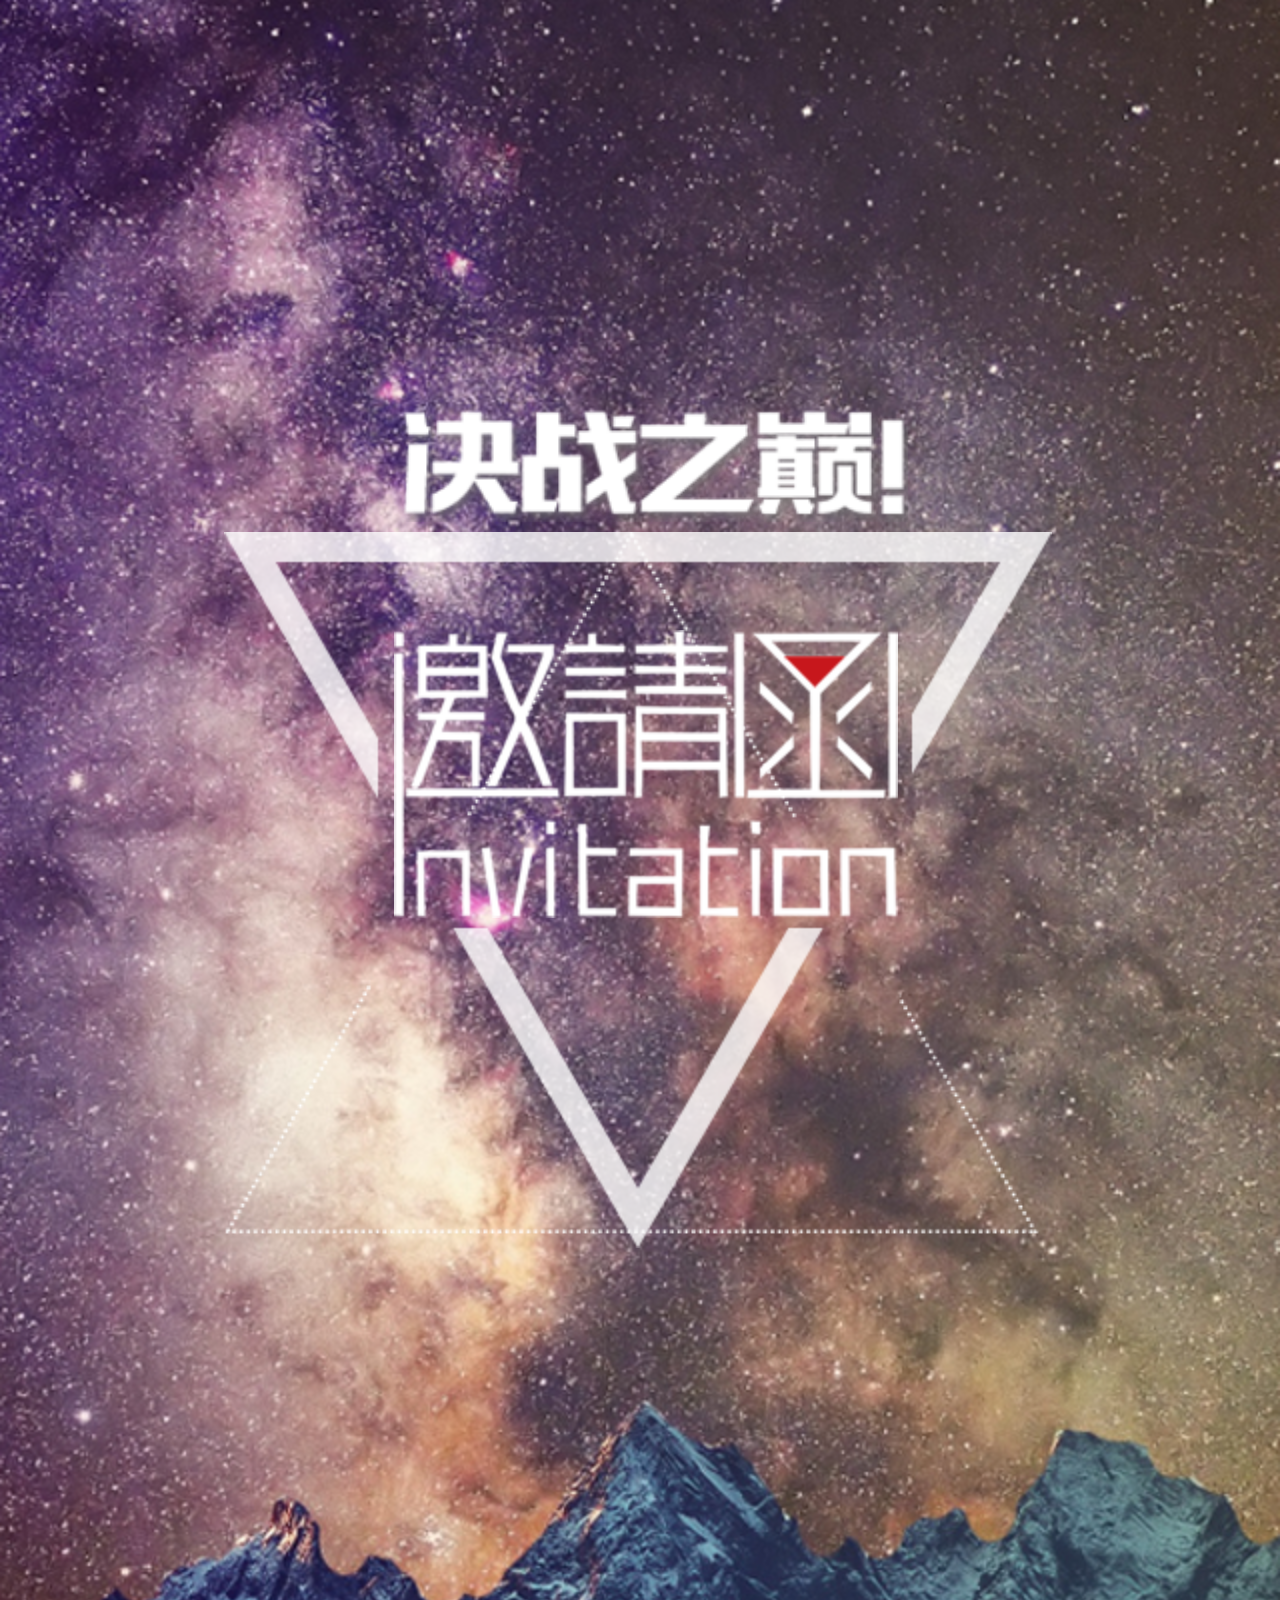
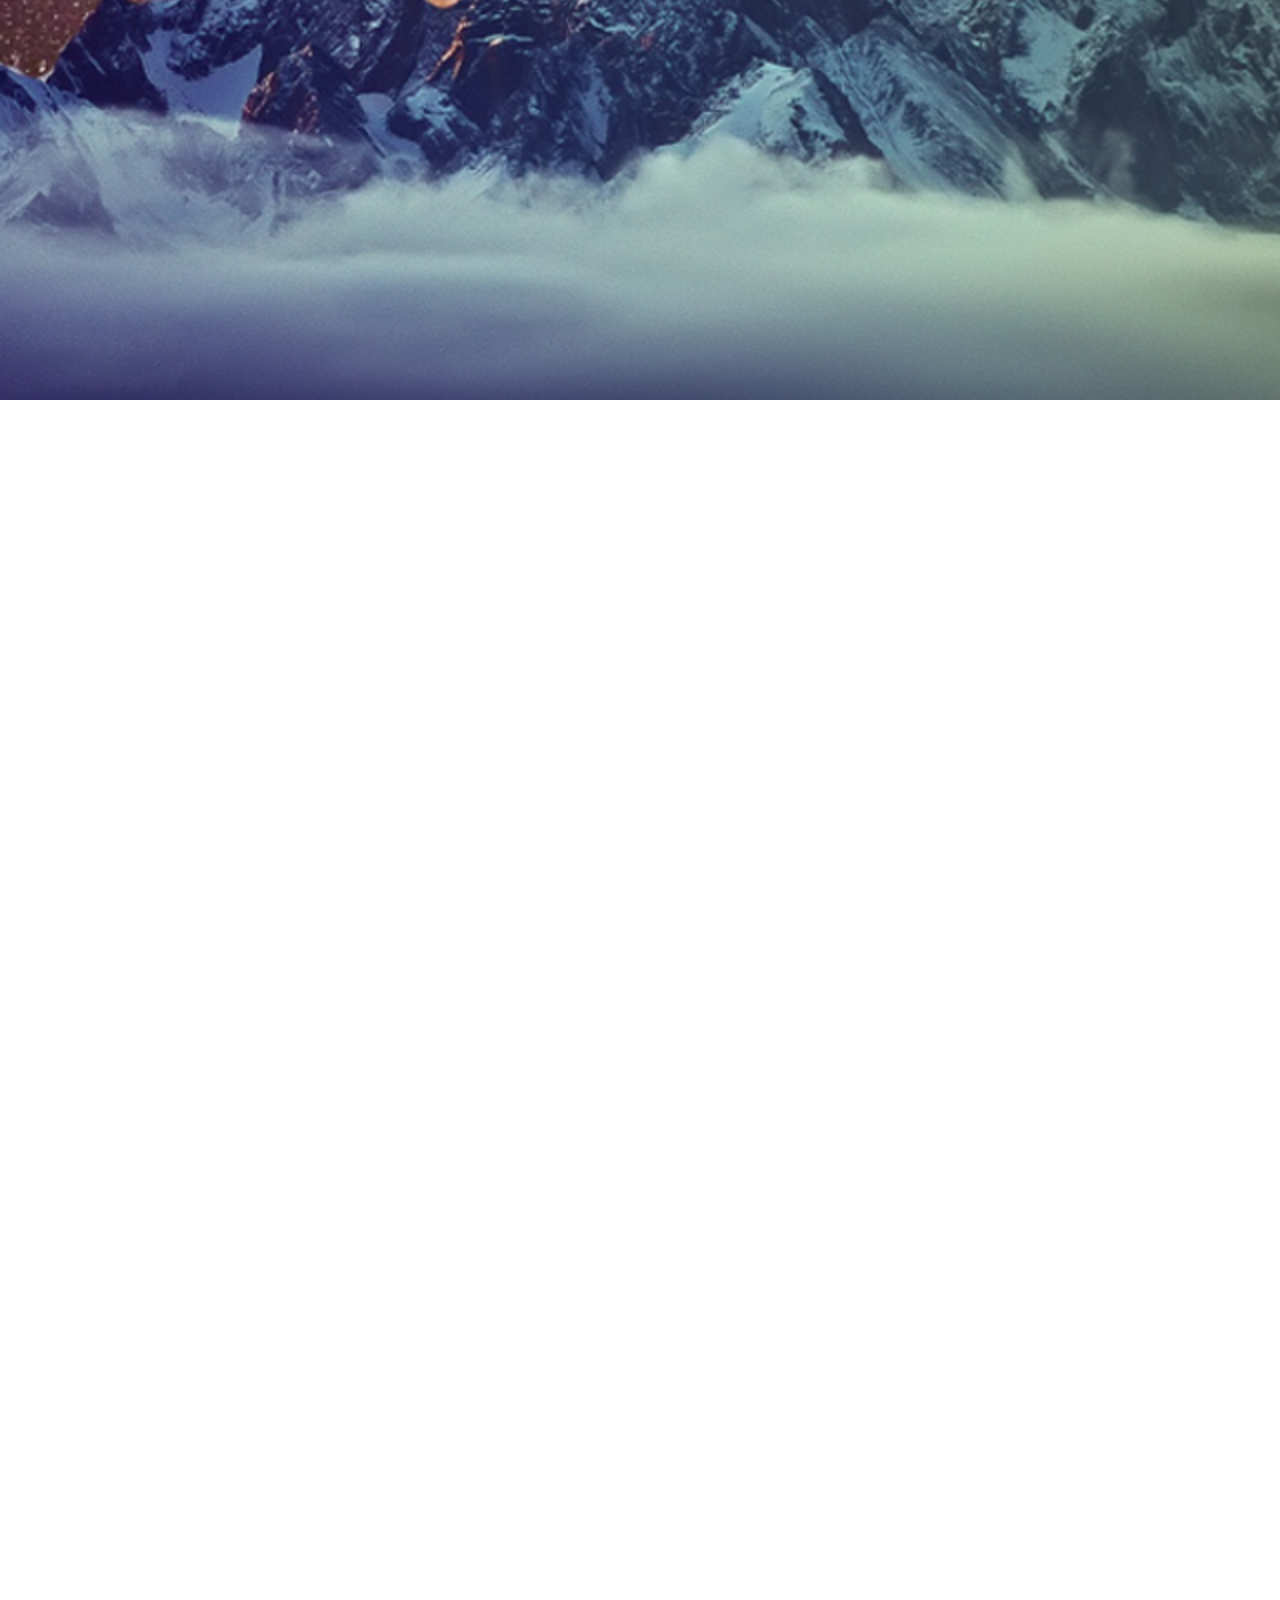
<file: index.html>
<!DOCTYPE html>
<html lang="en">
<head>
    <meta charset="UTF-8">
    <title>web</title>
    <meta name="viewport" content="width=device-width,initial-scale=1,user-scalable=no"/>
    <style></style>
    <link rel="stylesheet" href="css/reset.css">
    <link rel="stylesheet" href="css/clearFix.css">
    <link rel="stylesheet" href="css/swiper.min.css">
    <link rel="stylesheet" href="css/index.css">
    <script src="js/swiper.min.js"></script>
    <script src="js/jquery-1.7.2.js"></script>
</head>
<body>
<div class="box">
    <section class="header"></section>
    <div class="swiper-container">
        <div class="swiper-wrapper">
            <div class="swiper-slide">
                <section class="content">
                    <div class="battle"></div>
                    <div class="top3"></div>
                    <div class="content3"></div>
                    <div class="bottom3"></div>
                </section>
            </div>
            <div class="swiper-slide">
                <section class="content2">
                    <div class="battle"></div>
                    <div class="top3"></div>
                    <div class="content3"></div>
                    <div class="bottom3"></div>
                </section>
            </div>
        </div>
    </div>
    <section class="footer"></section>
</div>
<script>
        $(document).ready(function (){
            document.documentElement.style.fontSize = document.documentElement.clientWidth/320*20+'px';
            window.onresize = function (){
                document.documentElement.style.fontSize = document.documentElement.clientWidth/320*20+'px';
            };
        });
        function page1(){
            $(document).ready(function (){
                $('.battle').css({
                    'transition' : '1s all ease',
                    'WebkitTransition' : '1s all ease',
                    'top' : '5rem',
                    'opacity' : '1',
                });
                $('.top3').css({
                    'transition' : '0.3s all ease',
                    'transition-delay':'1.6s',
                    'top' : '6.65rem',
                    'left': '2.8rem',
                    'opacity' : '1',
                });
                $('.bottom3').css({
                    'transition' : '0.3s all ease',
                    'transition-delay':'1.6s',
                    'top' : '6.65rem',
                    'left': '2.8rem',
                    'opacity' : '1',
                });
                $('.content3').css({
                    'transition' : '1s all ease',
                    'transition-delay':'2.5s',
                    'opacity' : '1',
                });
            });
        }
        page1();
        $(document).on('touchstart',function (){
            if( mySwiper.activeIndex == 1 ){
                page1();
            }
        });

        var mySwiper = new Swiper ('.swiper-container', {
            direction: 'vertical',
            loop: true,
        });



</script>
</body>
</html>
</file>
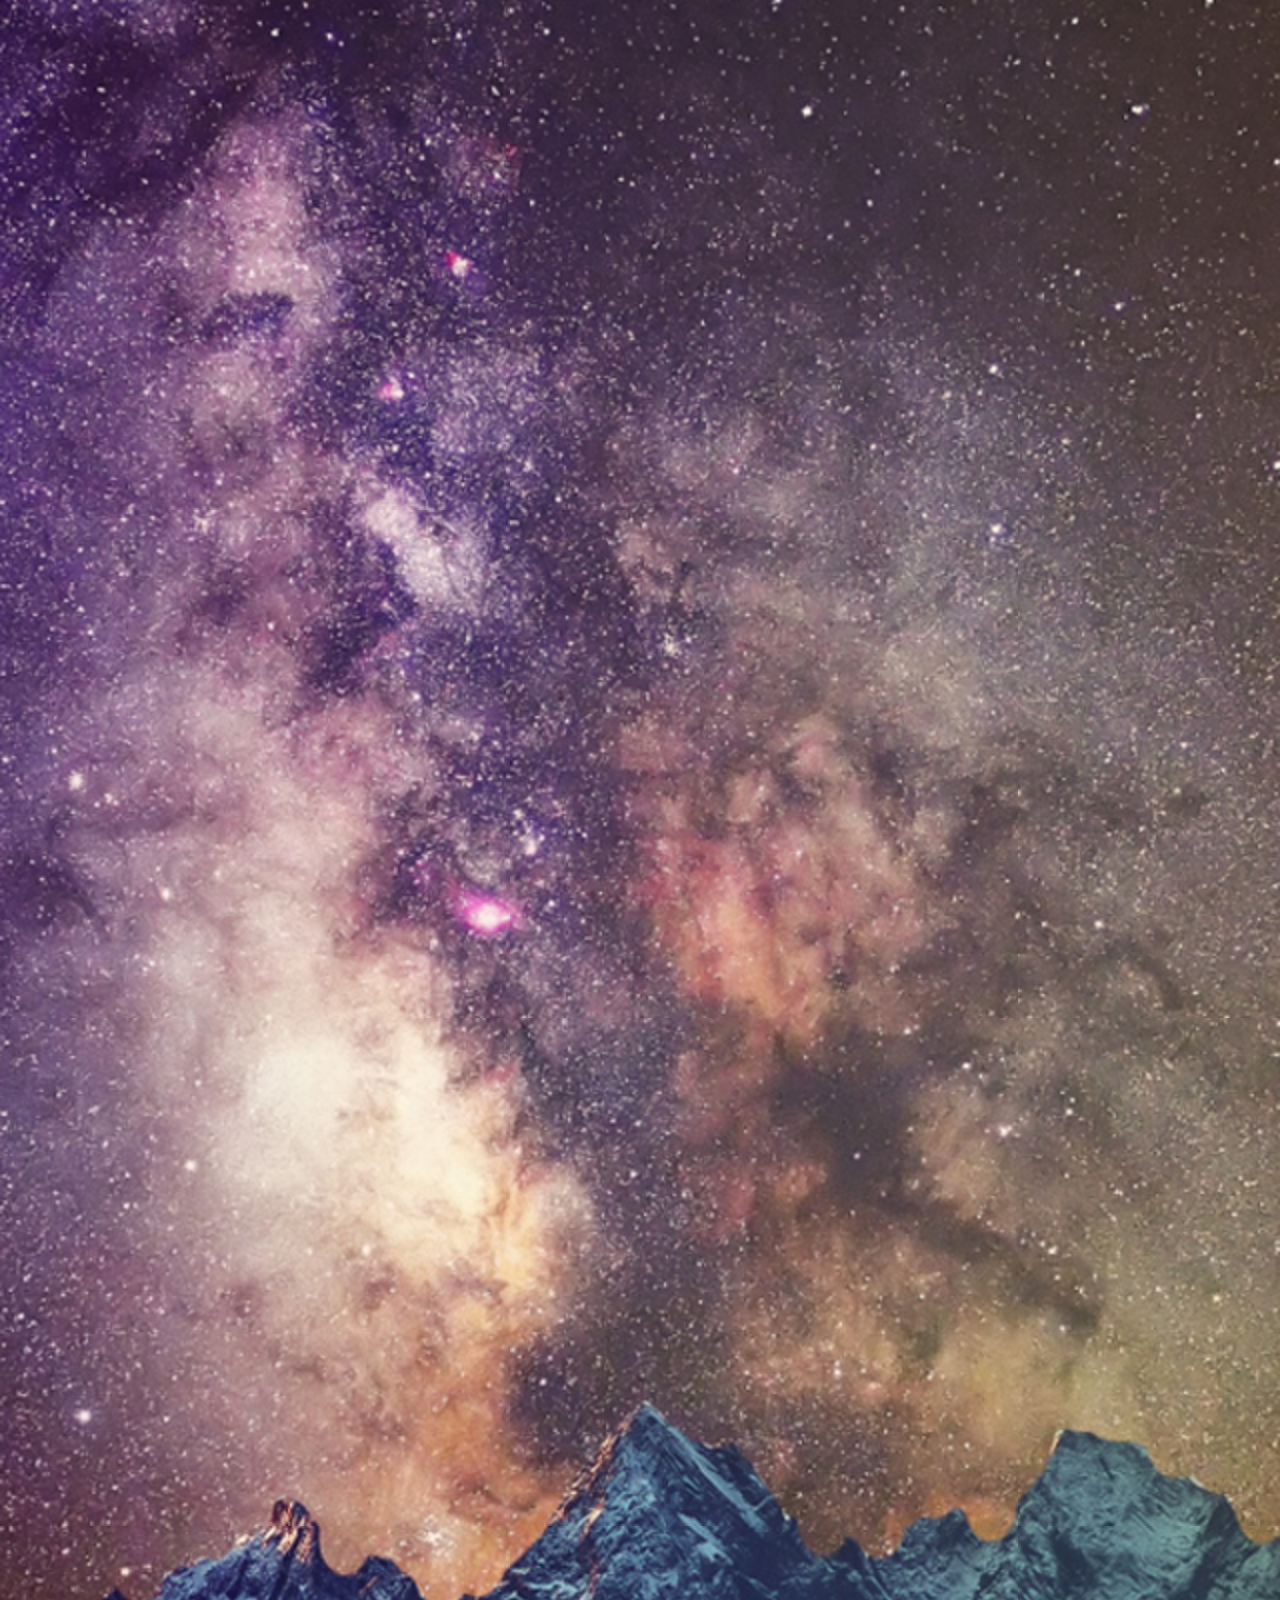
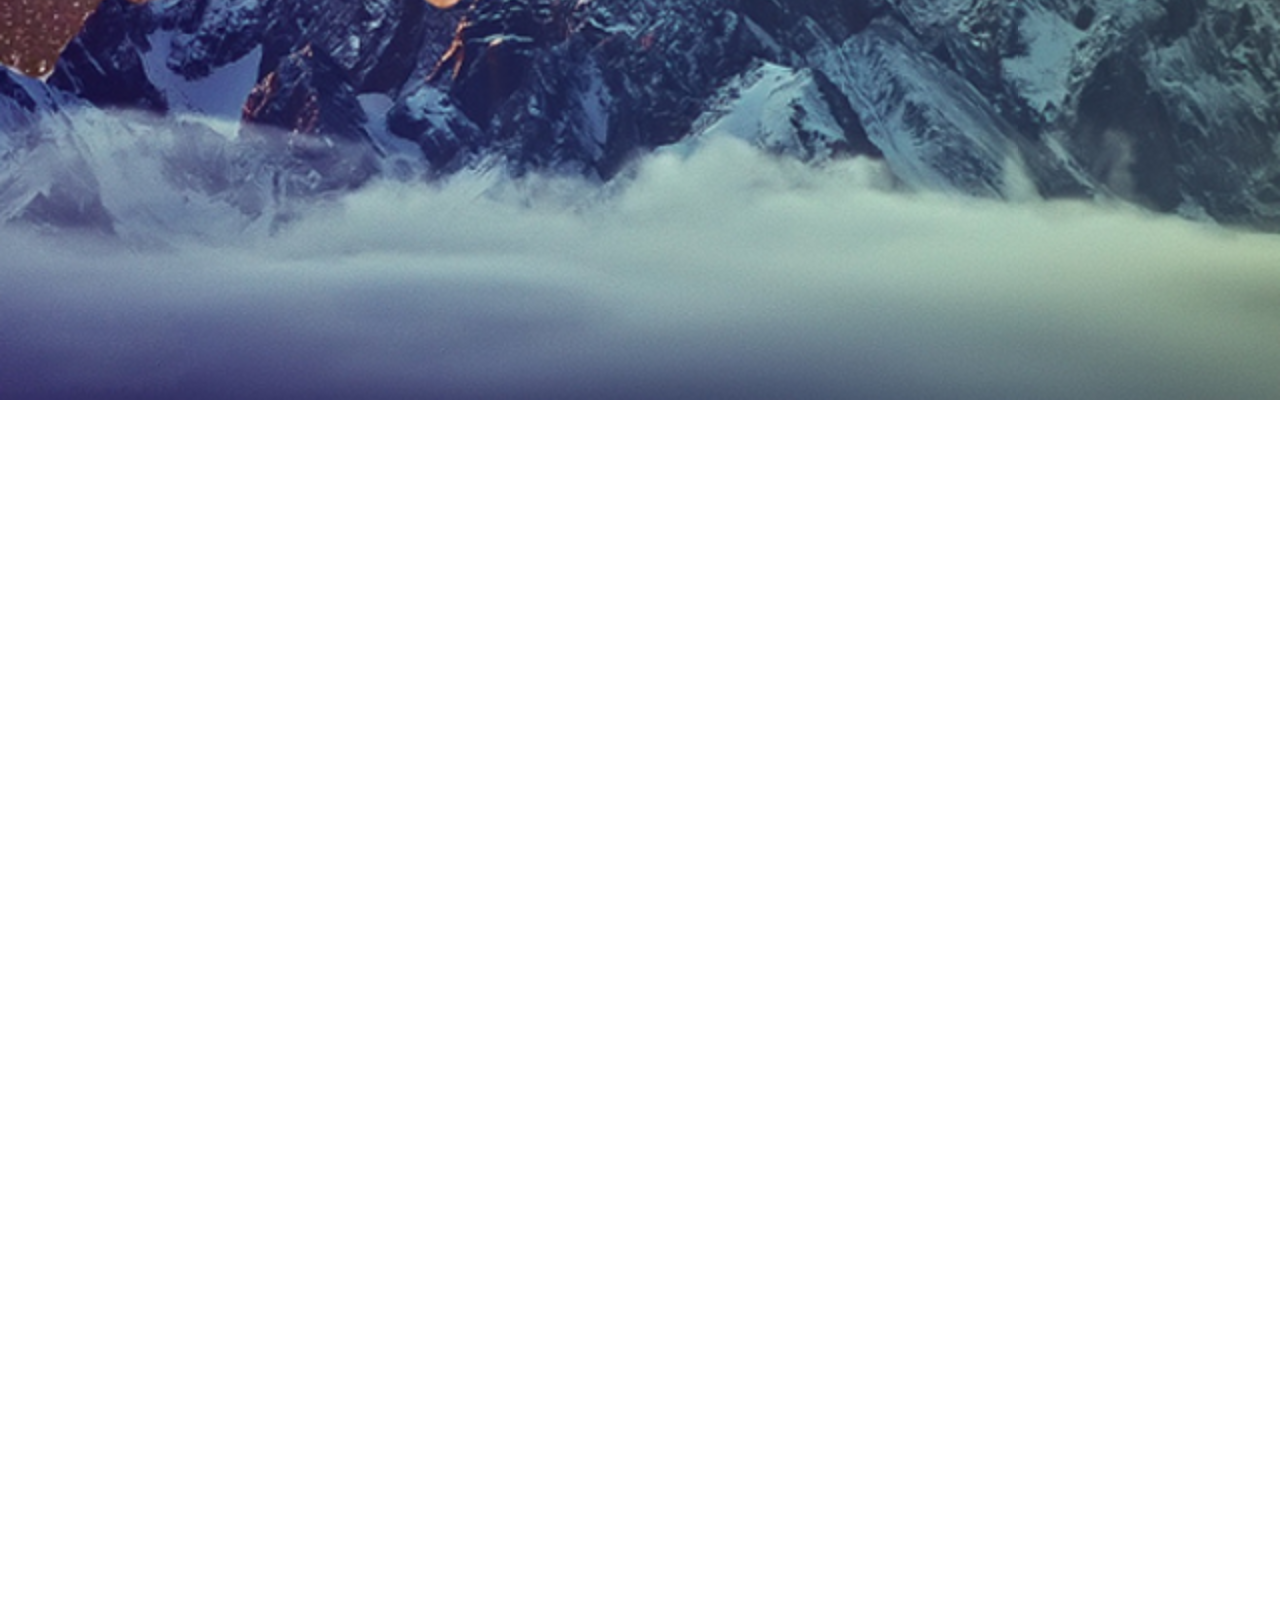
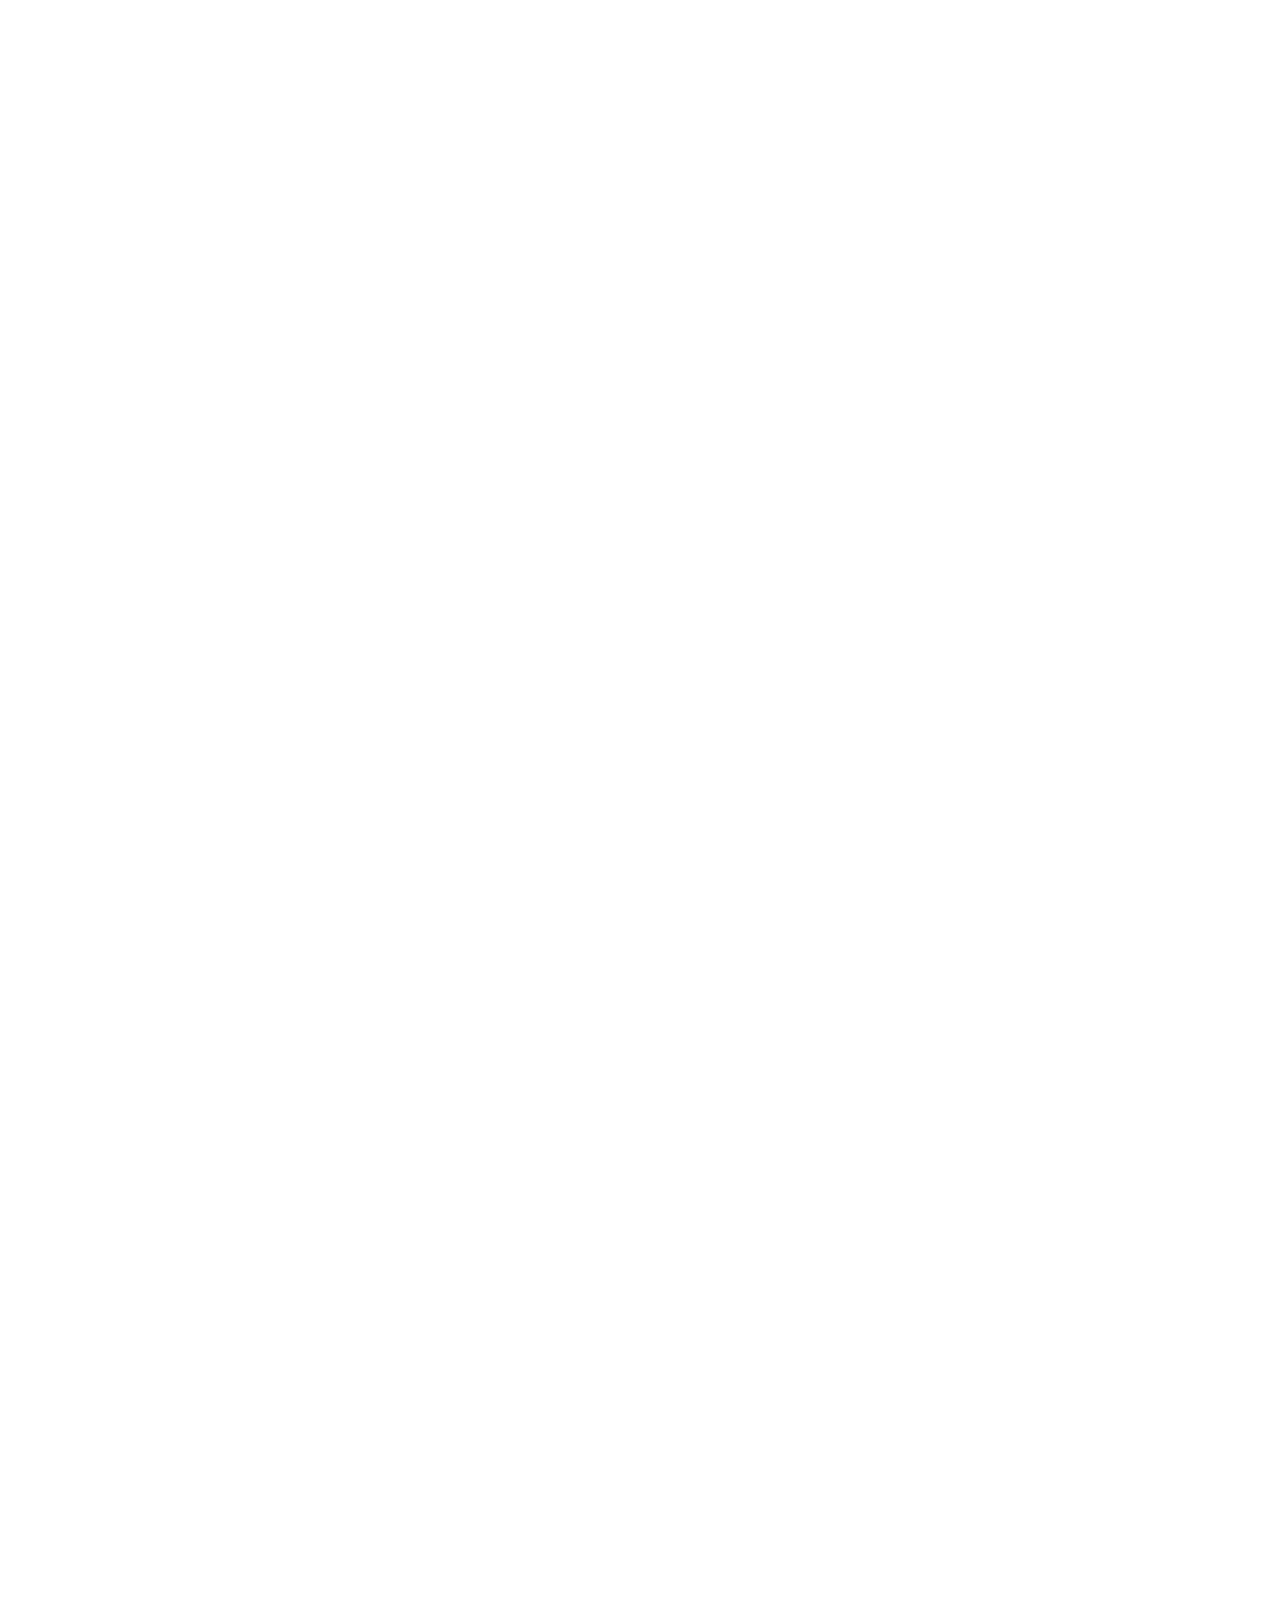
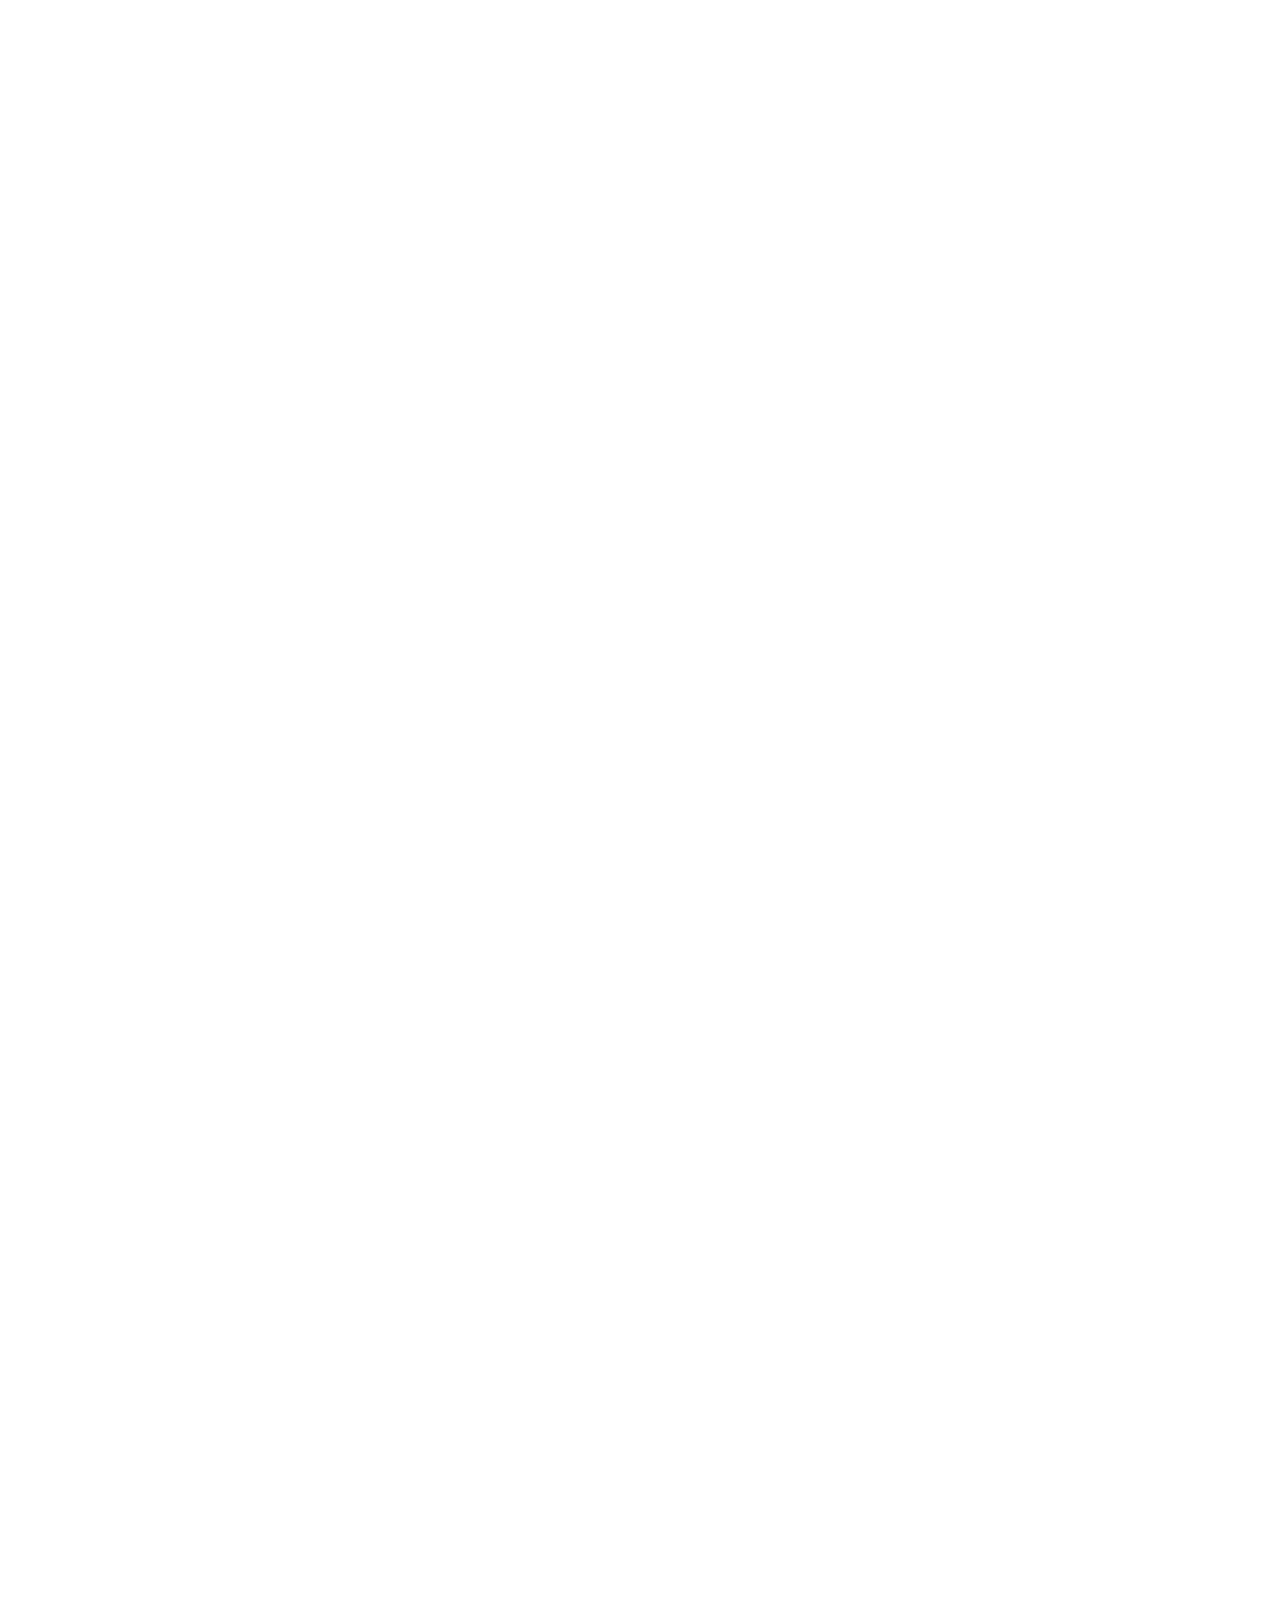
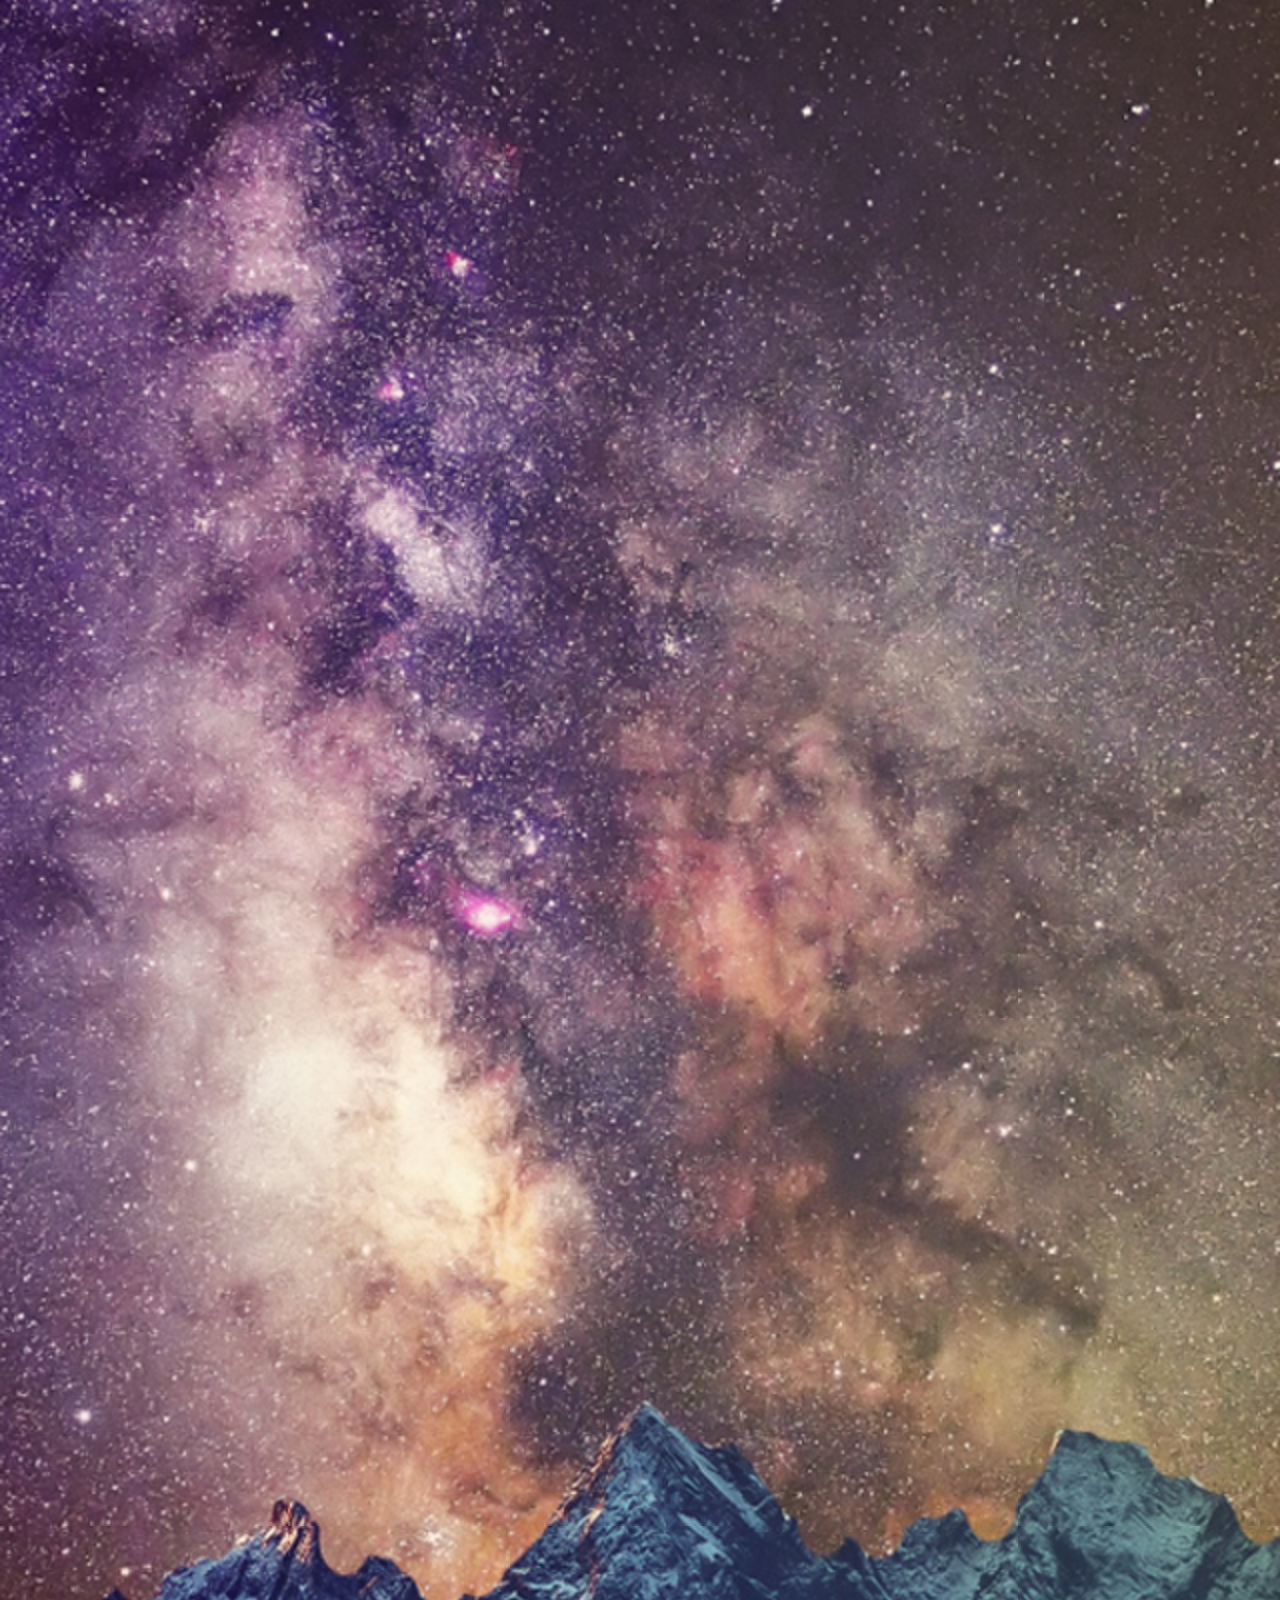
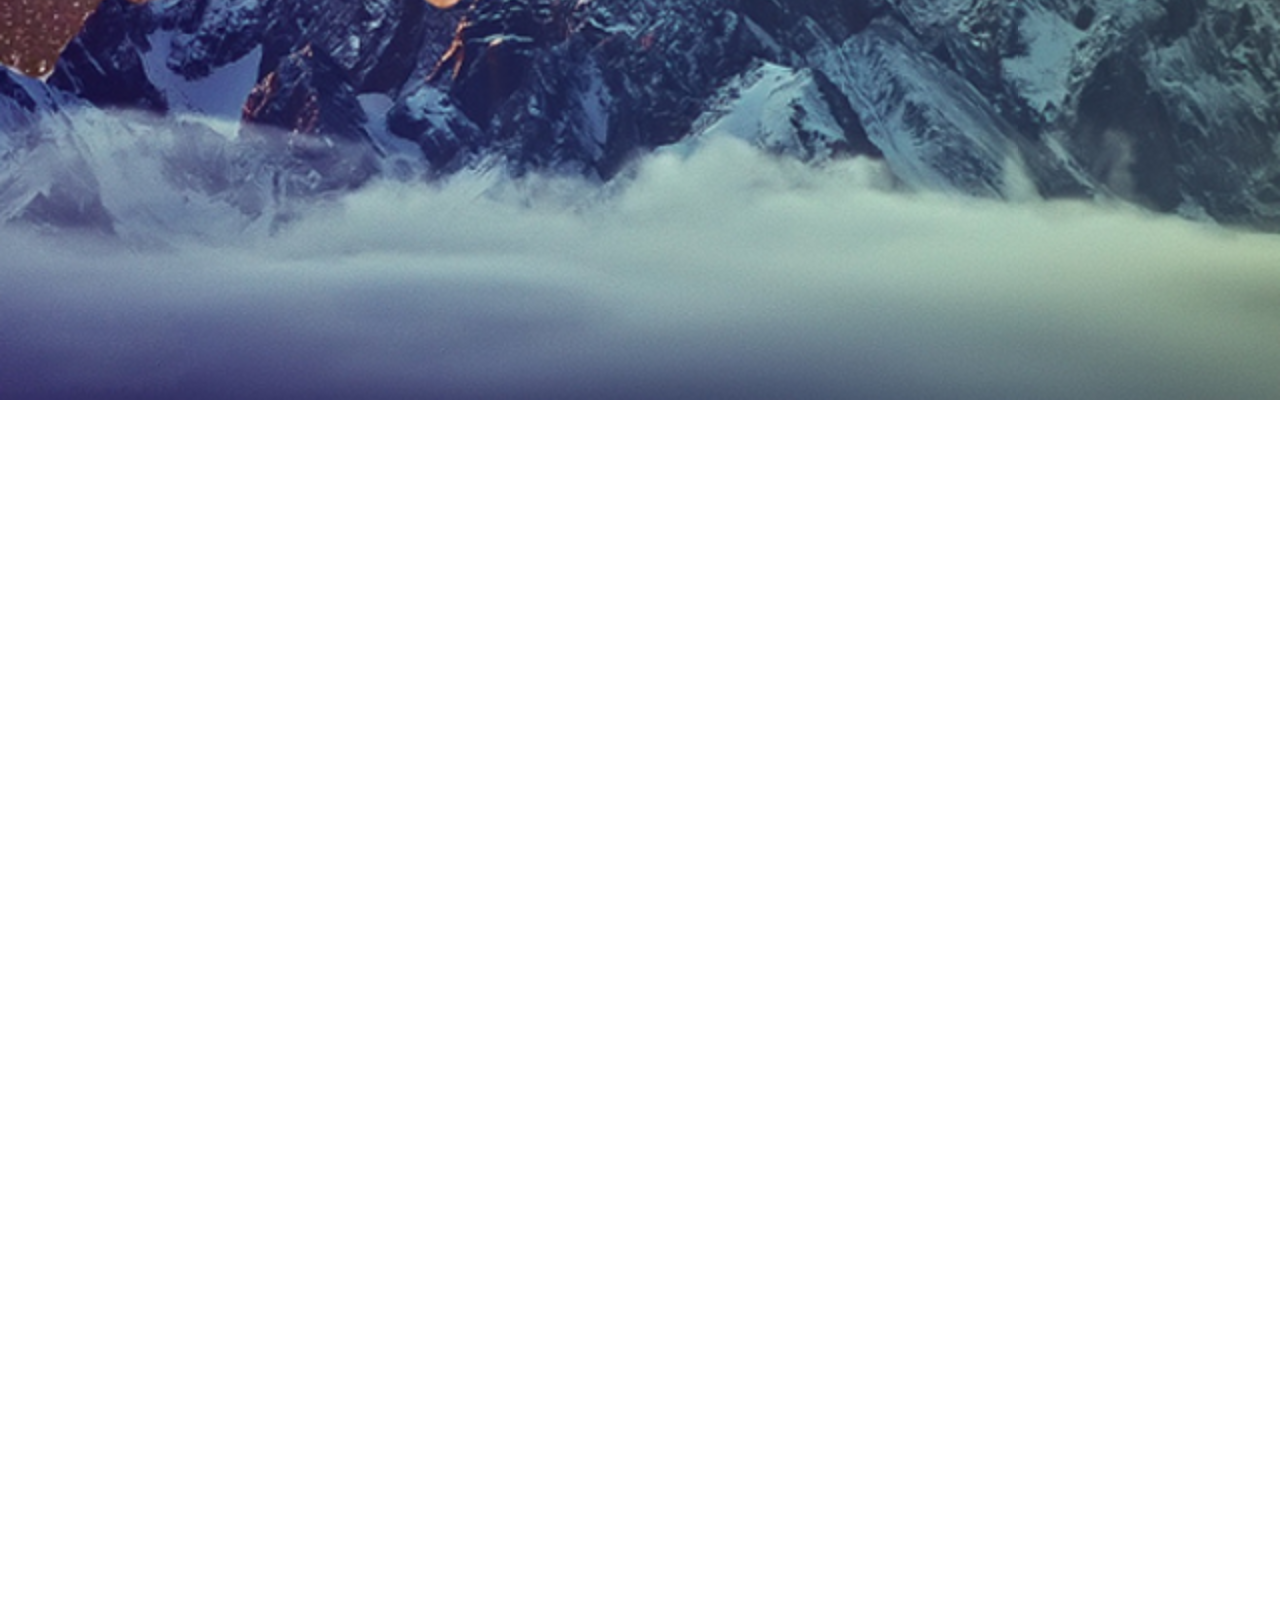
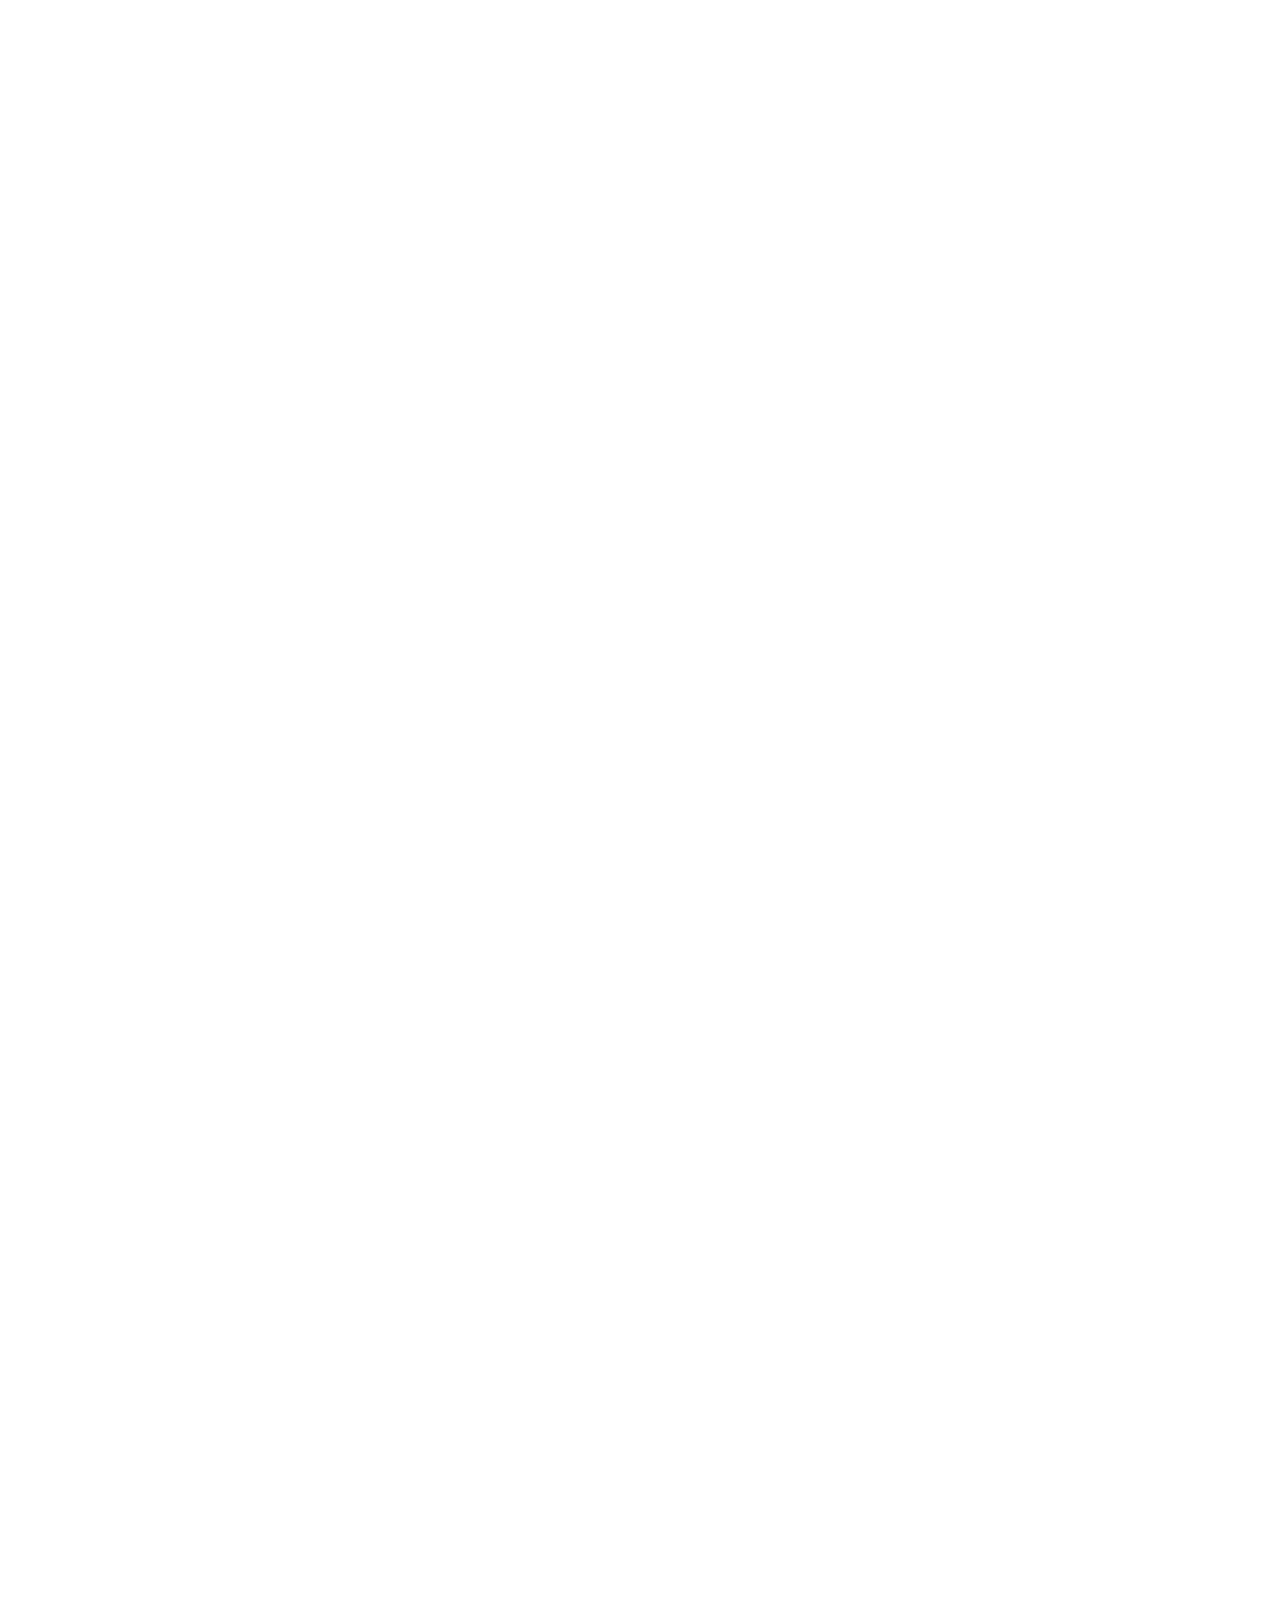
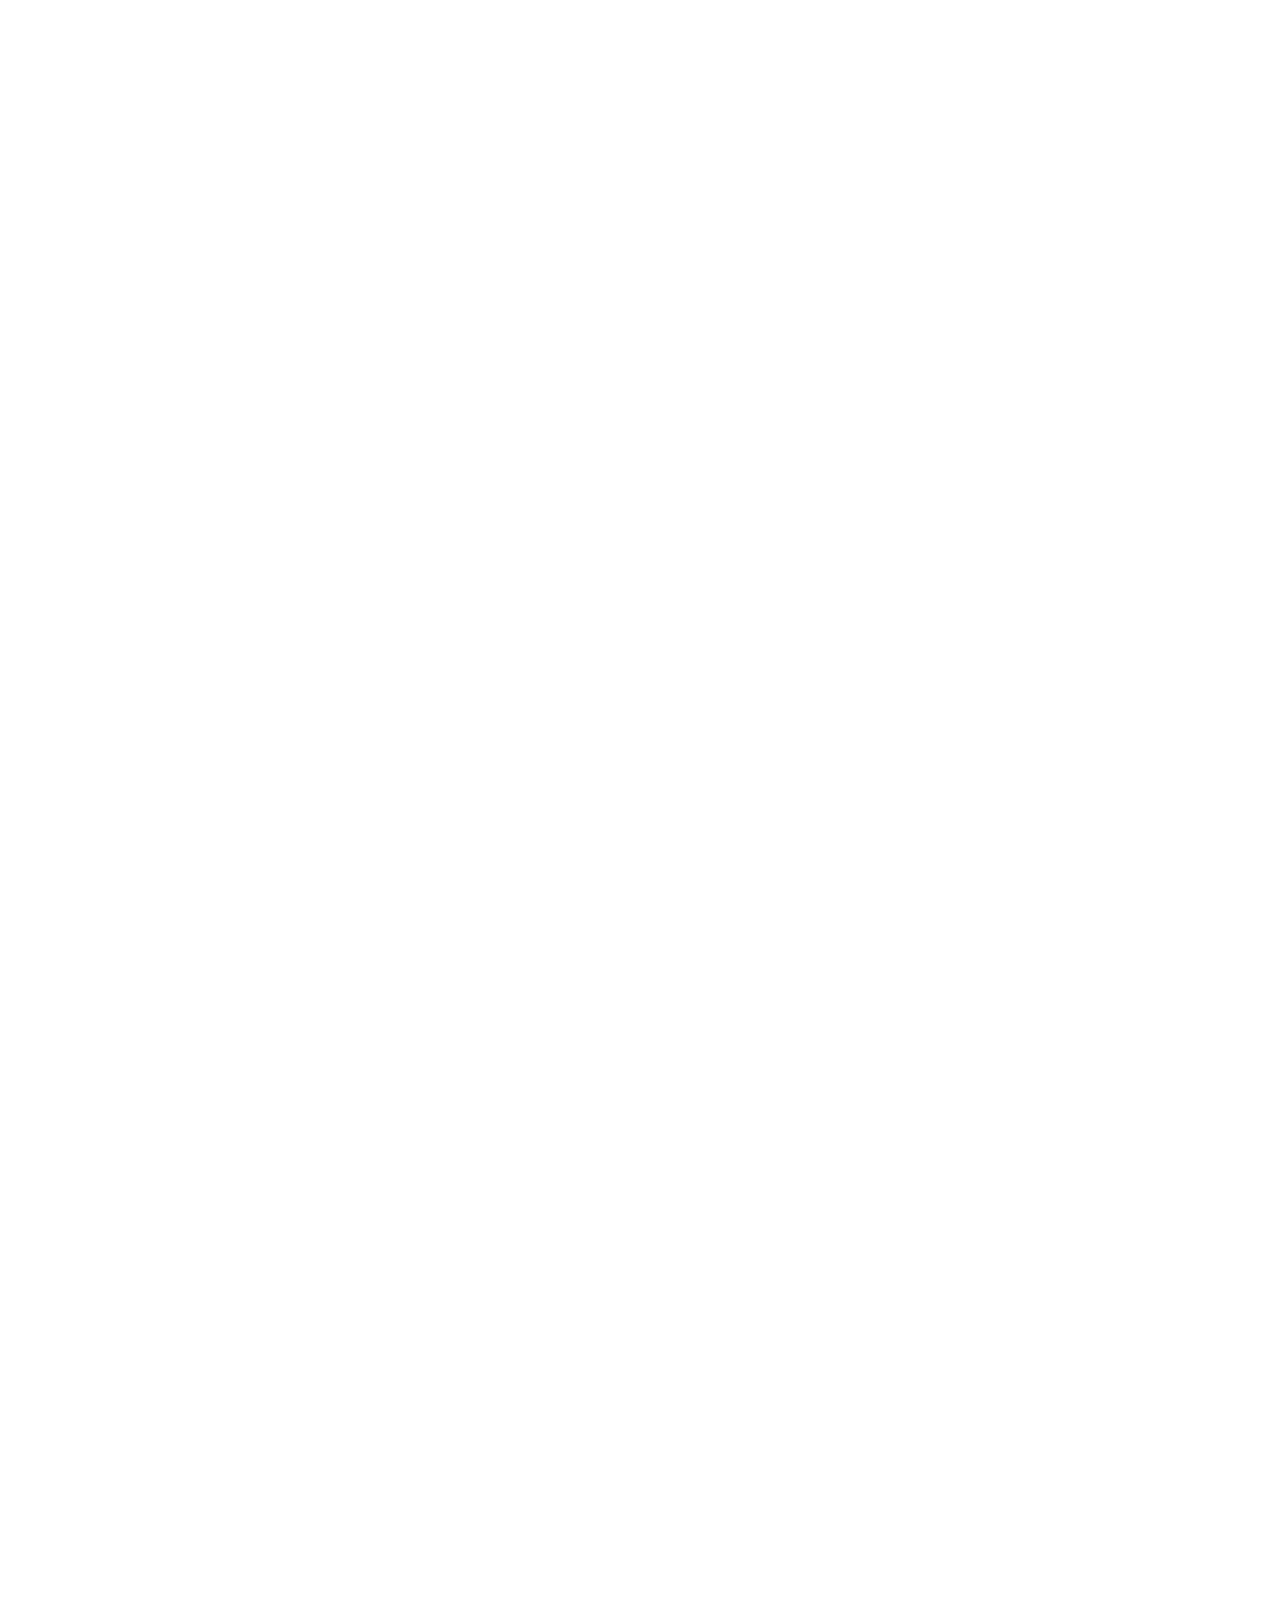
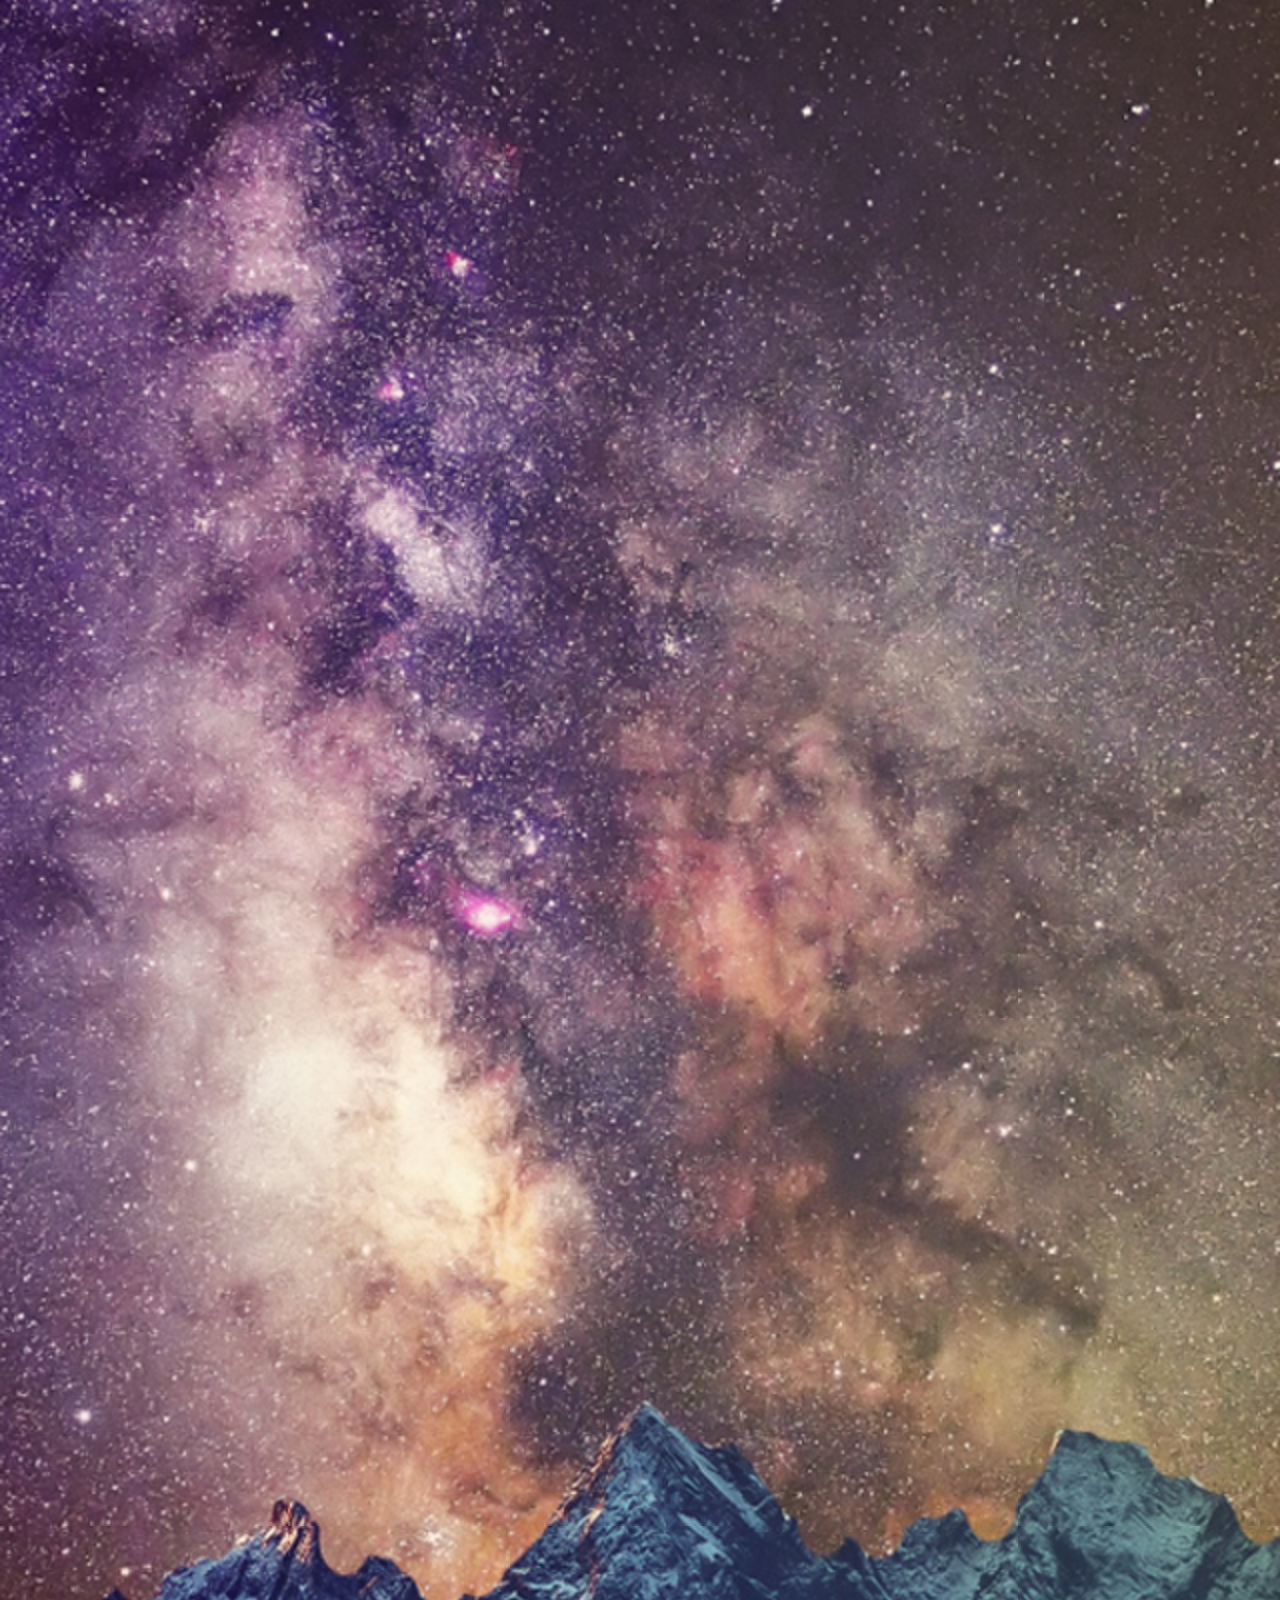
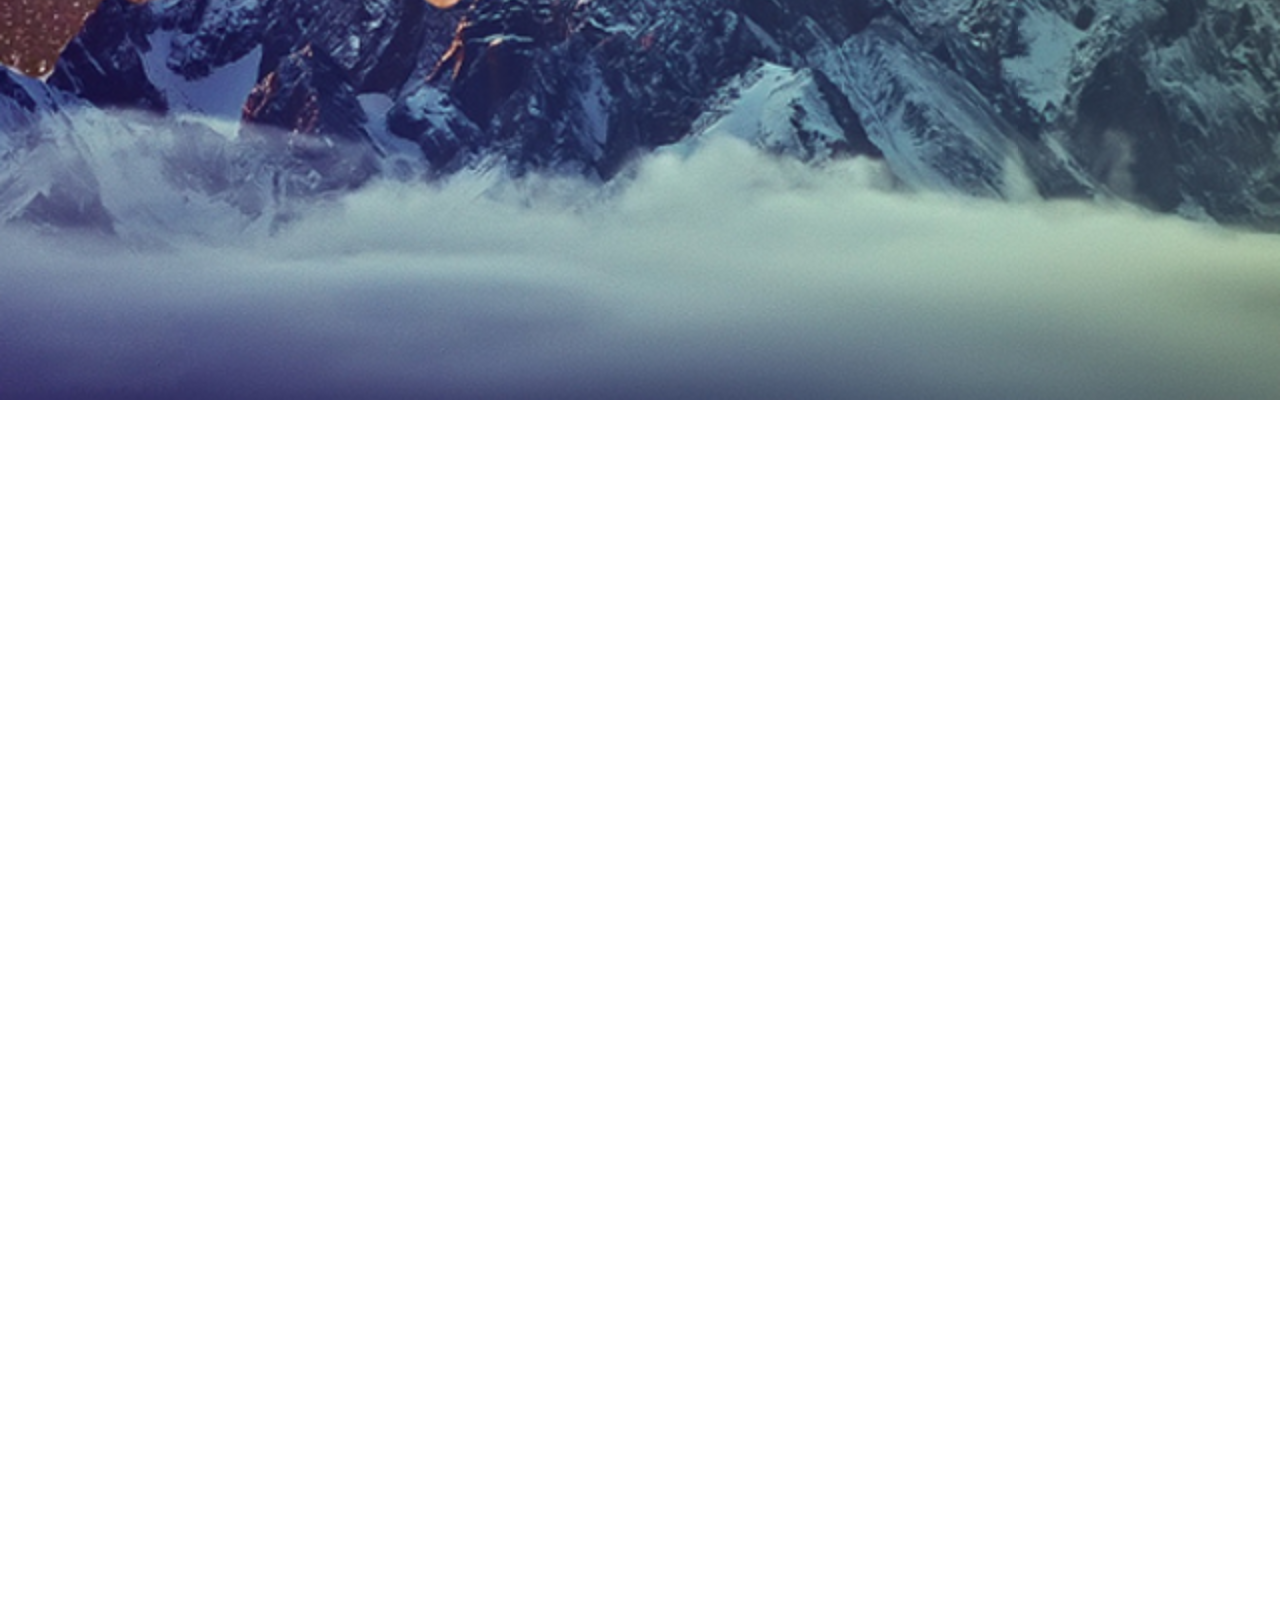
<file: myPhoneG.html>
<!DOCTYPE html>
<html lang="en">
<head>
    <meta charset="UTF-8">
    <title>web</title>
    <meta name="viewport" content="width=device-width,initial-scale=1,user-scalable=no"/>
    <style></style>
    <link rel="stylesheet" href="css/reset.css">
    <link rel="stylesheet" href="css/clearFix.css">
    <link rel="stylesheet" href="css/swiper.min.css">
    <link rel="stylesheet" href="css/index.css">
    <script src="js/swiper.min.js"></script>
</head>
<body>
<div class="box">
    <section class="header"></section>
    <div class="swiper-container">
        <div class="swiper-wrapper">
            <div class="swiper-slide">
                <section class="content">
                    <div class="Battle"></div>
                    <div class="top3"></div>
                    <div class="content3"></div>
                    <div class="bottom3"></div>
                </section>
            </div>
            <div class="swiper-slide">
                <section class="content">
                    <div class="Battle"></div>
                    <div class="top3"></div>
                    <div class="content3"></div>
                    <div class="bottom3"></div>
                </section>
            </div>
        </div>
        <div class="swiper-pagination"></div>
    </div>
    <section class="content">
        <div class="Battle"></div>
        <div class="top3"></div>
        <div class="content3"></div>
        <div class="bottom3"></div>
    </section>
    <section class="footer"></section>
</div>
<script>
    function addReady(fn) {
        //判断浏览器
        if (document.addEventListener) {
            //高版本浏览器dom事件 dom事件必须绑定
            document.addEventListener('DOMContentLoaded', fn, false);
        } else {
            //处理低版本ie
            document.attachEvent('onreadystatechange', function() {
                if (document.readyState == 'complete') {
                    fn();
                }
            });
        }
    }
    addReady(function (){
        document.documentElement.style.fontSize = document.documentElement.clientWidth/320*20+'px';
        window.onresize = function (){
            document.documentElement.style.fontSize = document.documentElement.clientWidth/320*20+'px';
        };
    });
    addReady(function (){
        var oB = document.querySelector('.Battle');
        var oT = document.querySelector('.top3');
        var oC = document.querySelector('.content3');
        var oO = document.querySelector('.bottom3');
        oB.style.AnimationName = 'test';


    });
    var mySwiper = new Swiper ('.swiper-container', {
        direction: 'vertical',
        loop: true,
        /*// 如果需要分页器
        pagination: '.swiper-pagination',*/
    });
</script>
</body>
</html>
</file>
<file: css/clearFix.css>
.clearFix:after {
    content:'';
    display:block;
    clear:both;
}

.clearFix{
    zoom : 1 ;
}
</file>
<file: css/index.css>
.box {
    width: 16rem;
    height: 25rem;
}

.content {
    width: 16rem;
    height: 25rem;
    position: relative;
    background: url('../images/background.png') no-repeat 0 0;
    background-size: 100%;
    -webkit-background-size: 100%;
}

.battle {
    width: 6.35rem;
    height: 1.525rem;
    position: absolute;
    top: 0;
    opacity:0;
    left: 5rem;
    background: url("../images/juezhanzhidian.png") no-repeat 0 0;
    -webkit-background-size: 100%;
    background-size: 100%;
}

.top3 {
    width: 10.35rem;
    height: 8.95rem;
    background: url("../images/top3.png") no-repeat 0 0;
    -webkit-background-size: 100%;
    background-size: 100%;
    position: absolute;
    top: 0rem;
    left: 2.8rem;
    opacity:0;
    /*animation-name: test_top3;
    animation-duration: 2s;
    animation-timing-function: ease-out;*/
}

.content3 {
    width: 6.3rem;
    height: 3.6rem;
    position: absolute;
    top: 7.875rem;
    left: 4.925rem;
    opacity: 0;
    background: url("../images/yang.png") no-repeat 0 0;
    -webkit-background-size: 100%;
    background-size: 100%;
}

.bottom3 {
    width: 10.25rem;
    height: 8.85rem;
    background: url("../images/bottom.png") no-repeat 0 0;
    -webkit-background-size: 100%;
    background-size: 100%;
    position: absolute;
    top: 300rem;
    left: 2.925rem;
    /*animation-name: test_bottom3;
    animation-duration: 2s;
    animation-timing-function: ease-out;*/
}
</file>
